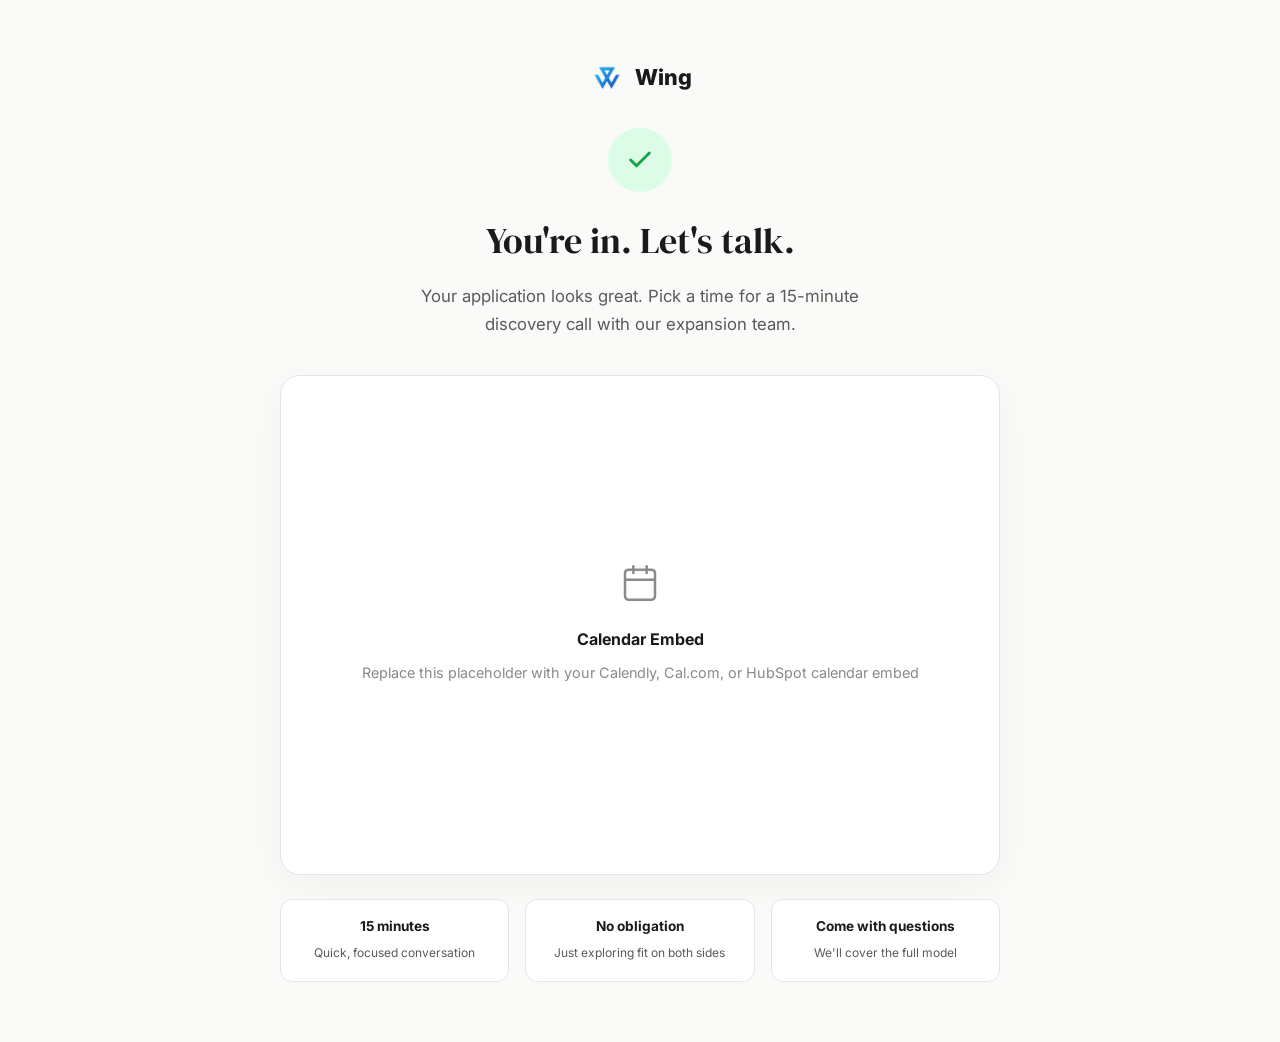
<file: book.html>
<!DOCTYPE html>
<html lang="en">
<head>
  <meta charset="UTF-8">
  <meta name="viewport" content="width=device-width, initial-scale=1.0">
  <title>Book Your Discovery Call — Wing Assistant</title>
  <meta name="description" content="Book a 15-minute discovery call with the Wing expansion team.">
  <link rel="preconnect" href="https://fonts.googleapis.com">
  <link rel="preconnect" href="https://fonts.gstatic.com" crossorigin>
  <link href="https://fonts.googleapis.com/css2?family=Inter:wght@400;500;600;700;800;900&family=DM+Serif+Display:ital@0;1&display=swap" rel="stylesheet">
  <link rel="icon" type="image/webp" href="logo.webp">
  <link rel="stylesheet" href="styles.css">
</head>
<body>

  <!-- ═══ BOOK A CALL ═══ -->
  <section class="embed-page">
    <div class="embed-wrapper">
      <div class="embed-header fade-in">
        <a href="index.html" class="logo" style="justify-content:center; margin-bottom:32px;">
          <img src="logo.webp" alt="Wing" class="logo-img">
          Wing
        </a>
        <div class="check-circle" style="margin-bottom:20px;">
          <svg viewBox="0 0 24 24" fill="none" stroke="currentColor" stroke-width="2.5" stroke-linecap="round" stroke-linejoin="round"><polyline points="20 6 9 17 4 12"/></svg>
        </div>
        <h1>You're in. Let's talk.</h1>
        <p>Your application looks great. Pick a time for a 15-minute discovery call with our expansion team.</p>
      </div>

      <div class="embed-container fade-in">
        <!--
          ═══════════════════════════════════════
          PASTE YOUR CALENDAR EMBED CODE HERE

          Calendly example:
          <div class="calendly-inline-widget" data-url="https://calendly.com/wing-expansion/discovery" style="min-width:320px;height:700px;"></div>
          <script src="https://assets.calendly.com/assets/external/widget.js" async></script>

          Cal.com example:
          <cal-inline calLink="wing/discovery"></cal-inline>
          ═══════════════════════════════════════
        -->
        <div class="embed-placeholder">
          <svg width="40" height="40" viewBox="0 0 24 24" fill="none" stroke="currentColor" stroke-width="1.5" stroke-linecap="round" stroke-linejoin="round" style="color:var(--color-text-light); margin-bottom:16px;"><rect x="3" y="4" width="18" height="18" rx="2" ry="2"/><line x1="16" y1="2" x2="16" y2="6"/><line x1="8" y1="2" x2="8" y2="6"/><line x1="3" y1="10" x2="21" y2="10"/></svg>
          <strong>Calendar Embed</strong>
          <span>Replace this placeholder with your Calendly, Cal.com, or HubSpot calendar embed</span>
        </div>
      </div>

      <div class="embed-benefits fade-in">
        <div class="embed-benefit">
          <strong>15 minutes</strong>
          <span>Quick, focused conversation</span>
        </div>
        <div class="embed-benefit">
          <strong>No obligation</strong>
          <span>Just exploring fit on both sides</span>
        </div>
        <div class="embed-benefit">
          <strong>Come with questions</strong>
          <span>We'll cover the full model</span>
        </div>
      </div>
    </div>
  </section>

  <script src="main.js"></script>
</body>
</html>
</file>
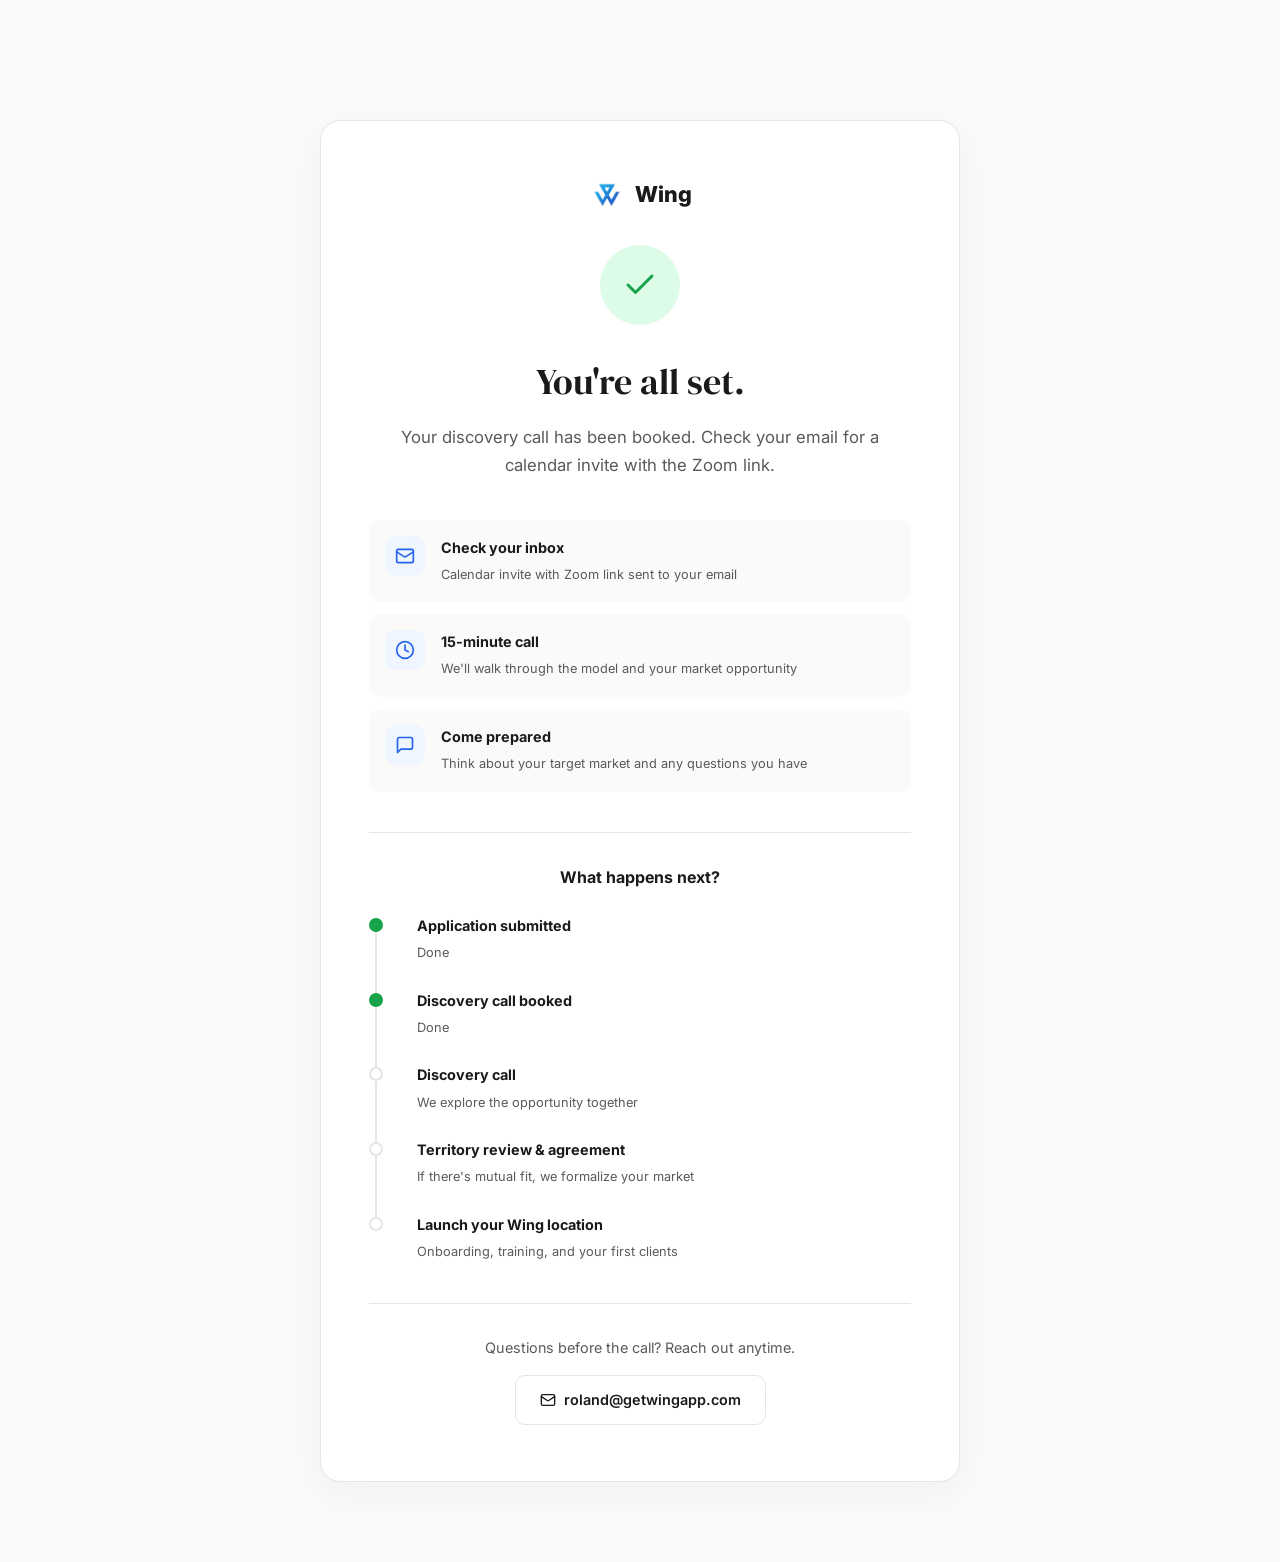
<file: confirmation.html>
<!DOCTYPE html>
<html lang="en">
<head>
  <meta charset="UTF-8">
  <meta name="viewport" content="width=device-width, initial-scale=1.0">
  <title>You're Confirmed — Wing Assistant</title>
  <meta name="description" content="Your discovery call is confirmed. We'll see you soon.">
  <link rel="preconnect" href="https://fonts.googleapis.com">
  <link rel="preconnect" href="https://fonts.gstatic.com" crossorigin>
  <link href="https://fonts.googleapis.com/css2?family=Inter:wght@400;500;600;700;800;900&family=DM+Serif+Display:ital@0;1&display=swap" rel="stylesheet">
  <link rel="icon" type="image/webp" href="logo.webp">
  <link rel="stylesheet" href="styles.css">
</head>
<body>

  <!-- ═══ CONFIRMATION ═══ -->
  <section class="confirm-page">
    <div class="confirm-wrapper">
      <div class="confirm-card fade-in">
        <a href="index.html" class="logo" style="justify-content:center; margin-bottom:32px;">
          <img src="logo.webp" alt="Wing" class="logo-img">
          Wing
        </a>

        <div class="confirm-icon">
          <svg viewBox="0 0 24 24" fill="none" stroke="currentColor" stroke-width="2" stroke-linecap="round" stroke-linejoin="round"><polyline points="20 6 9 17 4 12"/></svg>
        </div>
        <h1>You're all set.</h1>
        <p class="confirm-sub">Your discovery call has been booked. Check your email for a calendar invite with the Zoom link.</p>

        <div class="confirm-details">
          <div class="confirm-detail-item">
            <div class="confirm-detail-icon">
              <svg width="20" height="20" viewBox="0 0 24 24" fill="none" stroke="currentColor" stroke-width="2" stroke-linecap="round" stroke-linejoin="round"><rect x="2" y="4" width="20" height="16" rx="2"/><path d="M22 7L13.03 12.7a1.94 1.94 0 01-2.06 0L2 7"/></svg>
            </div>
            <div>
              <strong>Check your inbox</strong>
              <span>Calendar invite with Zoom link sent to your email</span>
            </div>
          </div>
          <div class="confirm-detail-item">
            <div class="confirm-detail-icon">
              <svg width="20" height="20" viewBox="0 0 24 24" fill="none" stroke="currentColor" stroke-width="2" stroke-linecap="round" stroke-linejoin="round"><circle cx="12" cy="12" r="10"/><polyline points="12 6 12 12 16 14"/></svg>
            </div>
            <div>
              <strong>15-minute call</strong>
              <span>We'll walk through the model and your market opportunity</span>
            </div>
          </div>
          <div class="confirm-detail-item">
            <div class="confirm-detail-icon">
              <svg width="20" height="20" viewBox="0 0 24 24" fill="none" stroke="currentColor" stroke-width="2" stroke-linecap="round" stroke-linejoin="round"><path d="M21 15a2 2 0 01-2 2H7l-4 4V5a2 2 0 012-2h14a2 2 0 012 2z"/></svg>
            </div>
            <div>
              <strong>Come prepared</strong>
              <span>Think about your target market and any questions you have</span>
            </div>
          </div>
        </div>

        <div class="confirm-next">
          <h3>What happens next?</h3>
          <div class="confirm-timeline">
            <div class="timeline-item">
              <div class="timeline-dot done"></div>
              <div class="timeline-content">
                <strong>Application submitted</strong>
                <span>Done</span>
              </div>
            </div>
            <div class="timeline-item">
              <div class="timeline-dot done"></div>
              <div class="timeline-content">
                <strong>Discovery call booked</strong>
                <span>Done</span>
              </div>
            </div>
            <div class="timeline-item">
              <div class="timeline-dot upcoming"></div>
              <div class="timeline-content">
                <strong>Discovery call</strong>
                <span>We explore the opportunity together</span>
              </div>
            </div>
            <div class="timeline-item">
              <div class="timeline-dot upcoming"></div>
              <div class="timeline-content">
                <strong>Territory review &amp; agreement</strong>
                <span>If there's mutual fit, we formalize your market</span>
              </div>
            </div>
            <div class="timeline-item">
              <div class="timeline-dot upcoming"></div>
              <div class="timeline-content">
                <strong>Launch your Wing location</strong>
                <span>Onboarding, training, and your first clients</span>
              </div>
            </div>
          </div>
        </div>

        <div class="confirm-contact">
          <p>Questions before the call? Reach out anytime.</p>
          <a href="mailto:roland@getwingapp.com" class="btn-secondary">
            <svg width="16" height="16" viewBox="0 0 24 24" fill="none" stroke="currentColor" stroke-width="2" stroke-linecap="round" stroke-linejoin="round"><rect x="2" y="4" width="20" height="16" rx="2"/><path d="M22 7L13.03 12.7a1.94 1.94 0 01-2.06 0L2 7"/></svg>
            roland@getwingapp.com
          </a>
        </div>
      </div>
    </div>
  </section>

  <script src="main.js"></script>
</body>
</html>
</file>
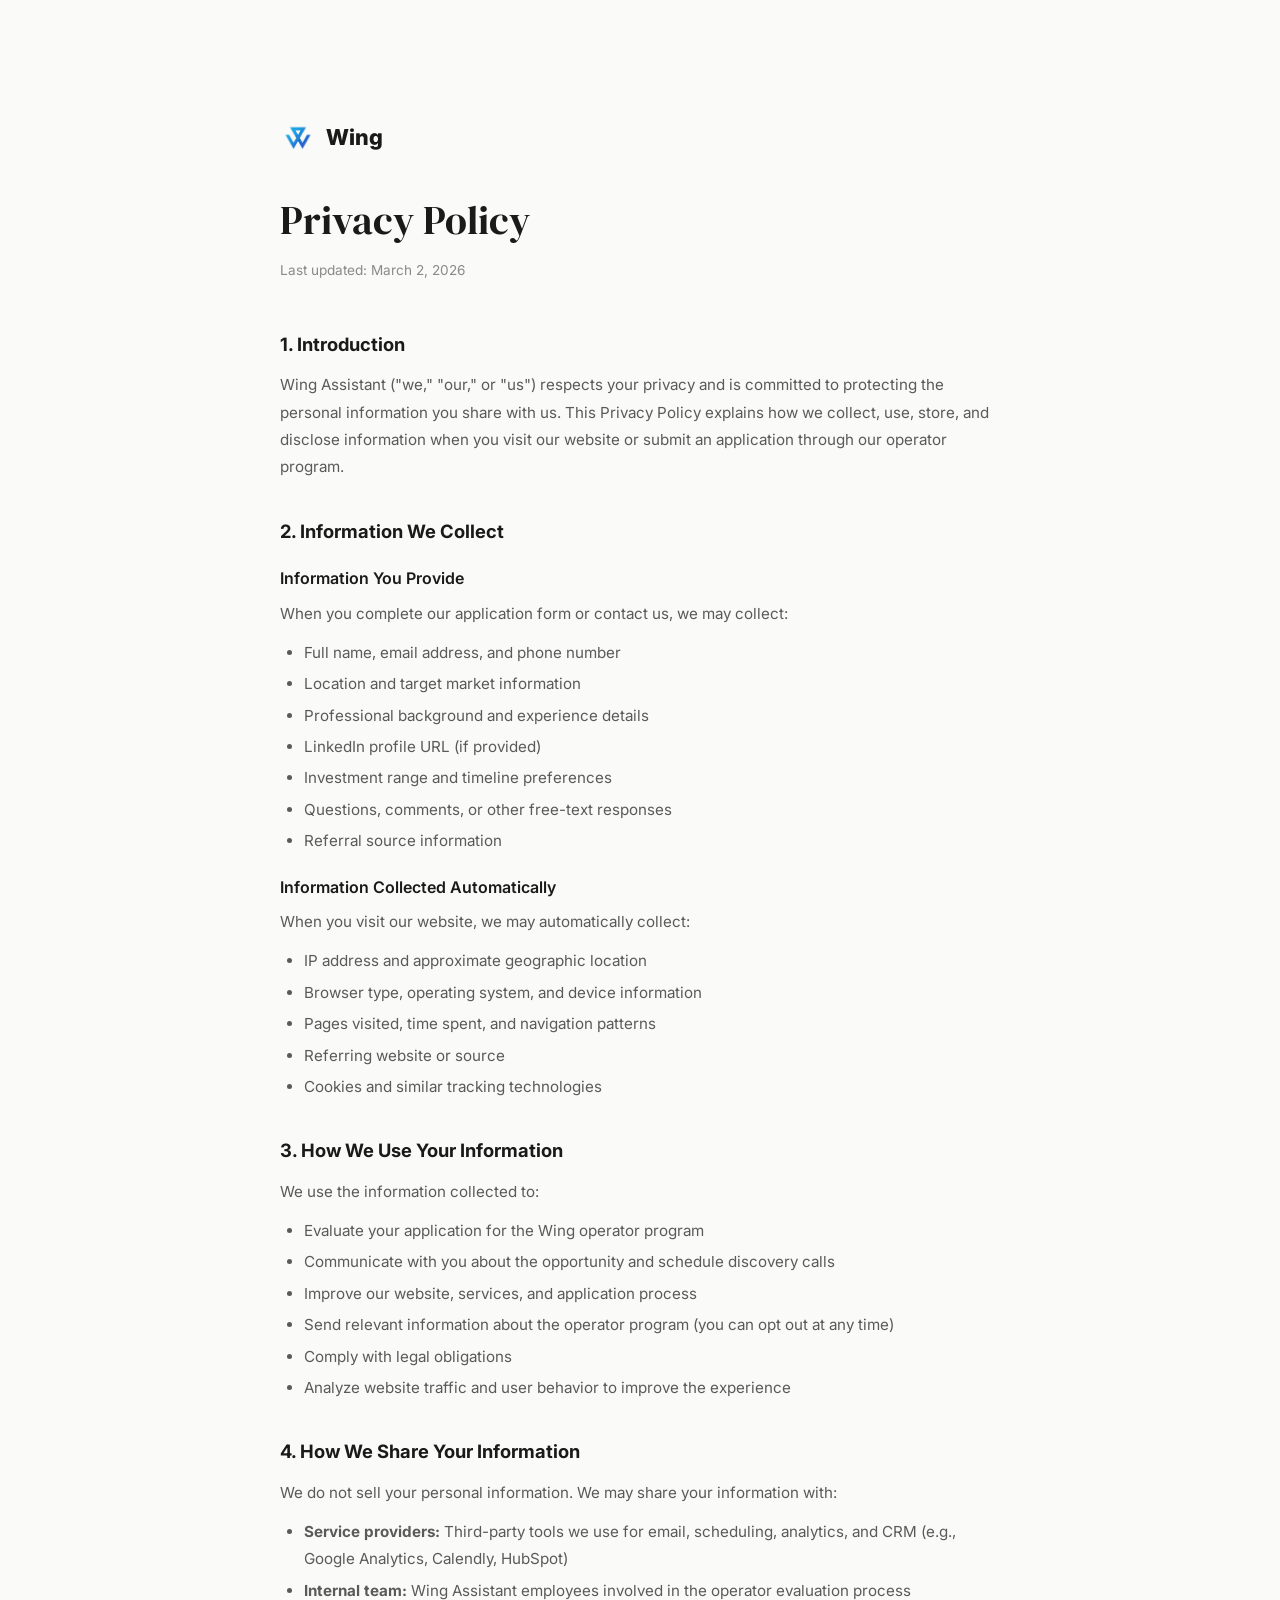
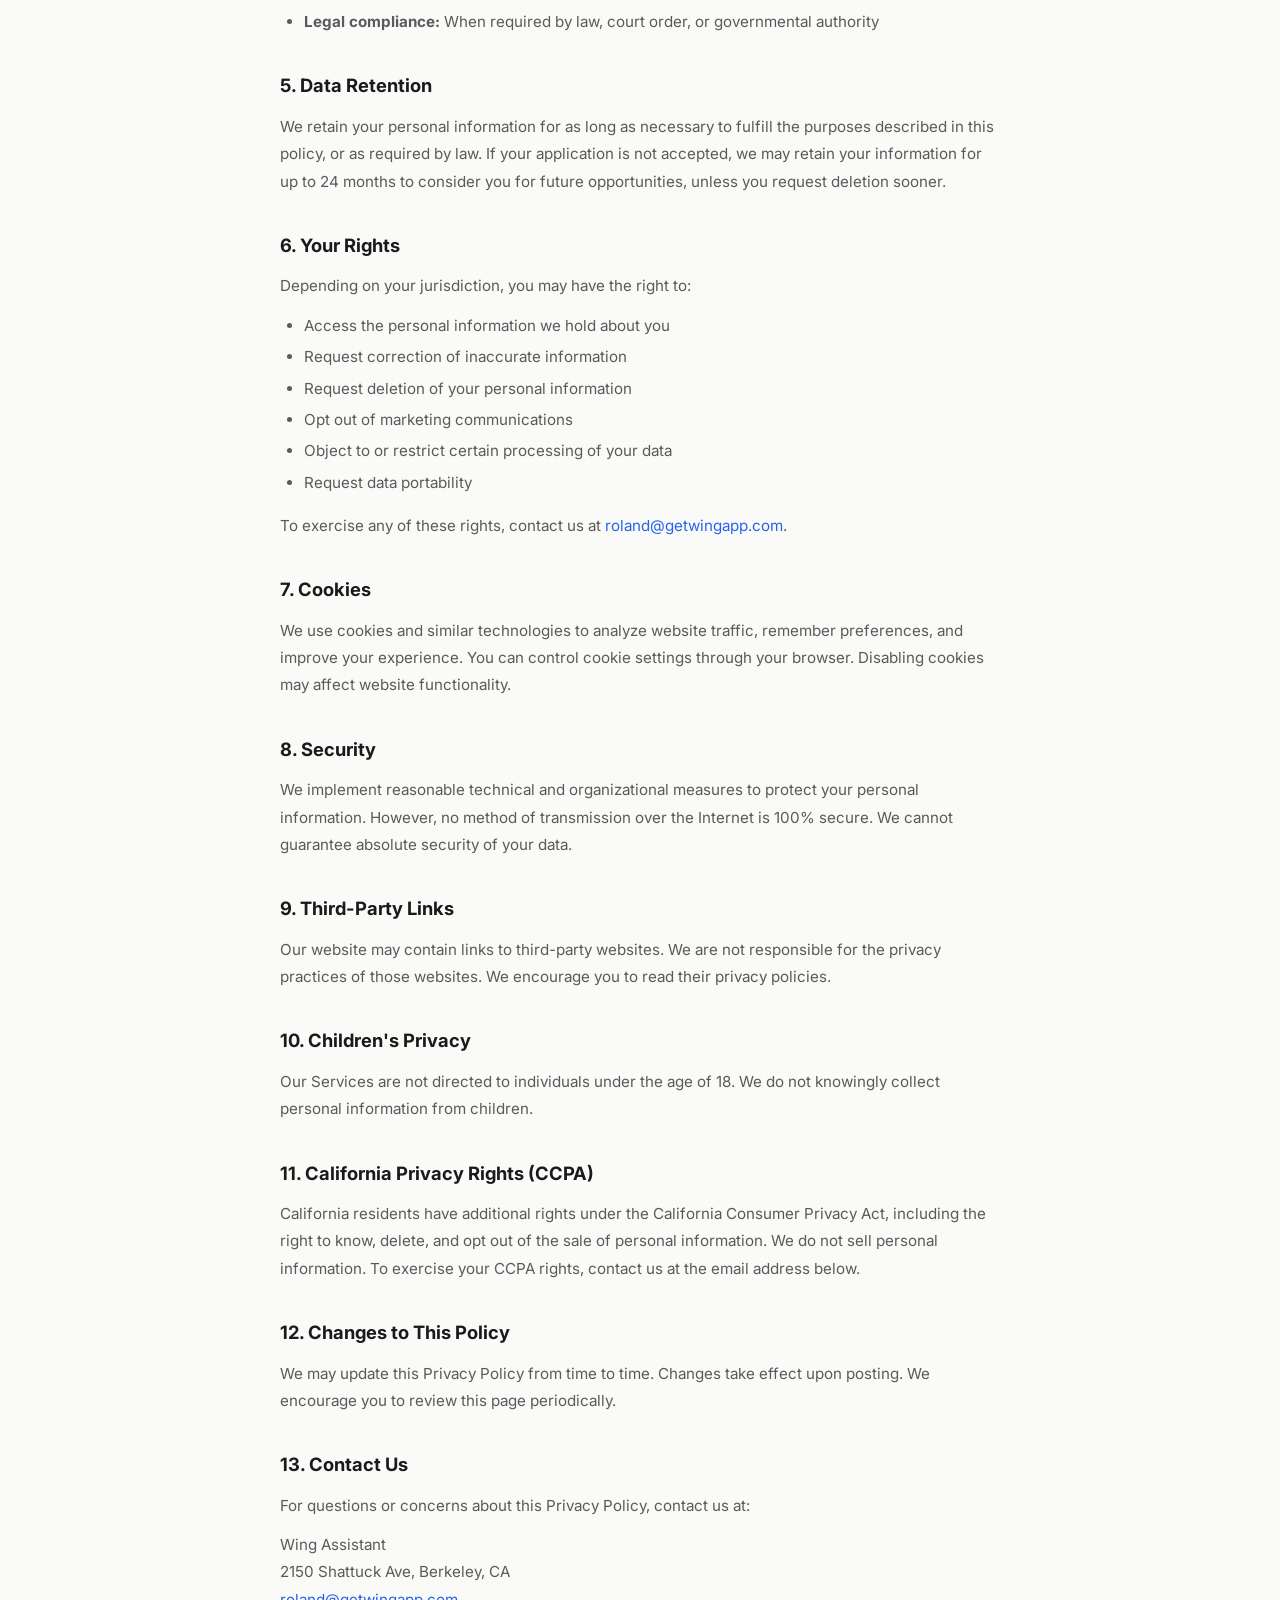
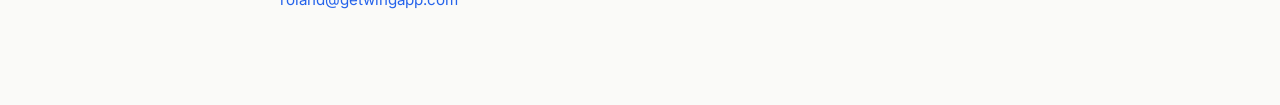
<file: privacy.html>
<!DOCTYPE html>
<html lang="en">
<head>
  <meta charset="UTF-8">
  <meta name="viewport" content="width=device-width, initial-scale=1.0">
  <title>Privacy Policy — Wing Assistant</title>
  <link rel="preconnect" href="https://fonts.googleapis.com">
  <link rel="preconnect" href="https://fonts.gstatic.com" crossorigin>
  <link href="https://fonts.googleapis.com/css2?family=Inter:wght@400;500;600;700;800;900&family=DM+Serif+Display:ital@0;1&display=swap" rel="stylesheet">
  <link rel="icon" type="image/webp" href="logo.webp">
  <link rel="stylesheet" href="styles.css">
</head>
<body>

  <section class="legal-page">
    <div class="legal-wrapper">
      <a href="index.html" class="logo" style="margin-bottom:32px;">
        <img src="logo.webp" alt="Wing" class="logo-img">
        Wing
      </a>
      <h1>Privacy Policy</h1>
      <p class="legal-updated">Last updated: March 2, 2026</p>

      <div class="legal-content">
        <h2>1. Introduction</h2>
        <p>Wing Assistant ("we," "our," or "us") respects your privacy and is committed to protecting the personal information you share with us. This Privacy Policy explains how we collect, use, store, and disclose information when you visit our website or submit an application through our operator program.</p>

        <h2>2. Information We Collect</h2>
        <h3>Information You Provide</h3>
        <p>When you complete our application form or contact us, we may collect:</p>
        <ul>
          <li>Full name, email address, and phone number</li>
          <li>Location and target market information</li>
          <li>Professional background and experience details</li>
          <li>LinkedIn profile URL (if provided)</li>
          <li>Investment range and timeline preferences</li>
          <li>Questions, comments, or other free-text responses</li>
          <li>Referral source information</li>
        </ul>

        <h3>Information Collected Automatically</h3>
        <p>When you visit our website, we may automatically collect:</p>
        <ul>
          <li>IP address and approximate geographic location</li>
          <li>Browser type, operating system, and device information</li>
          <li>Pages visited, time spent, and navigation patterns</li>
          <li>Referring website or source</li>
          <li>Cookies and similar tracking technologies</li>
        </ul>

        <h2>3. How We Use Your Information</h2>
        <p>We use the information collected to:</p>
        <ul>
          <li>Evaluate your application for the Wing operator program</li>
          <li>Communicate with you about the opportunity and schedule discovery calls</li>
          <li>Improve our website, services, and application process</li>
          <li>Send relevant information about the operator program (you can opt out at any time)</li>
          <li>Comply with legal obligations</li>
          <li>Analyze website traffic and user behavior to improve the experience</li>
        </ul>

        <h2>4. How We Share Your Information</h2>
        <p>We do not sell your personal information. We may share your information with:</p>
        <ul>
          <li><strong>Service providers:</strong> Third-party tools we use for email, scheduling, analytics, and CRM (e.g., Google Analytics, Calendly, HubSpot)</li>
          <li><strong>Internal team:</strong> Wing Assistant employees involved in the operator evaluation process</li>
          <li><strong>Legal compliance:</strong> When required by law, court order, or governmental authority</li>
        </ul>

        <h2>5. Data Retention</h2>
        <p>We retain your personal information for as long as necessary to fulfill the purposes described in this policy, or as required by law. If your application is not accepted, we may retain your information for up to 24 months to consider you for future opportunities, unless you request deletion sooner.</p>

        <h2>6. Your Rights</h2>
        <p>Depending on your jurisdiction, you may have the right to:</p>
        <ul>
          <li>Access the personal information we hold about you</li>
          <li>Request correction of inaccurate information</li>
          <li>Request deletion of your personal information</li>
          <li>Opt out of marketing communications</li>
          <li>Object to or restrict certain processing of your data</li>
          <li>Request data portability</li>
        </ul>
        <p>To exercise any of these rights, contact us at <a href="mailto:roland@getwingapp.com">roland@getwingapp.com</a>.</p>

        <h2>7. Cookies</h2>
        <p>We use cookies and similar technologies to analyze website traffic, remember preferences, and improve your experience. You can control cookie settings through your browser. Disabling cookies may affect website functionality.</p>

        <h2>8. Security</h2>
        <p>We implement reasonable technical and organizational measures to protect your personal information. However, no method of transmission over the Internet is 100% secure. We cannot guarantee absolute security of your data.</p>

        <h2>9. Third-Party Links</h2>
        <p>Our website may contain links to third-party websites. We are not responsible for the privacy practices of those websites. We encourage you to read their privacy policies.</p>

        <h2>10. Children's Privacy</h2>
        <p>Our Services are not directed to individuals under the age of 18. We do not knowingly collect personal information from children.</p>

        <h2>11. California Privacy Rights (CCPA)</h2>
        <p>California residents have additional rights under the California Consumer Privacy Act, including the right to know, delete, and opt out of the sale of personal information. We do not sell personal information. To exercise your CCPA rights, contact us at the email address below.</p>

        <h2>12. Changes to This Policy</h2>
        <p>We may update this Privacy Policy from time to time. Changes take effect upon posting. We encourage you to review this page periodically.</p>

        <h2>13. Contact Us</h2>
        <p>For questions or concerns about this Privacy Policy, contact us at:</p>
        <p>
          Wing Assistant<br>
          2150 Shattuck Ave, Berkeley, CA<br>
          <a href="mailto:roland@getwingapp.com">roland@getwingapp.com</a>
        </p>
      </div>
    </div>
  </section>

  <script src="main.js"></script>
</body>
</html>
</file>
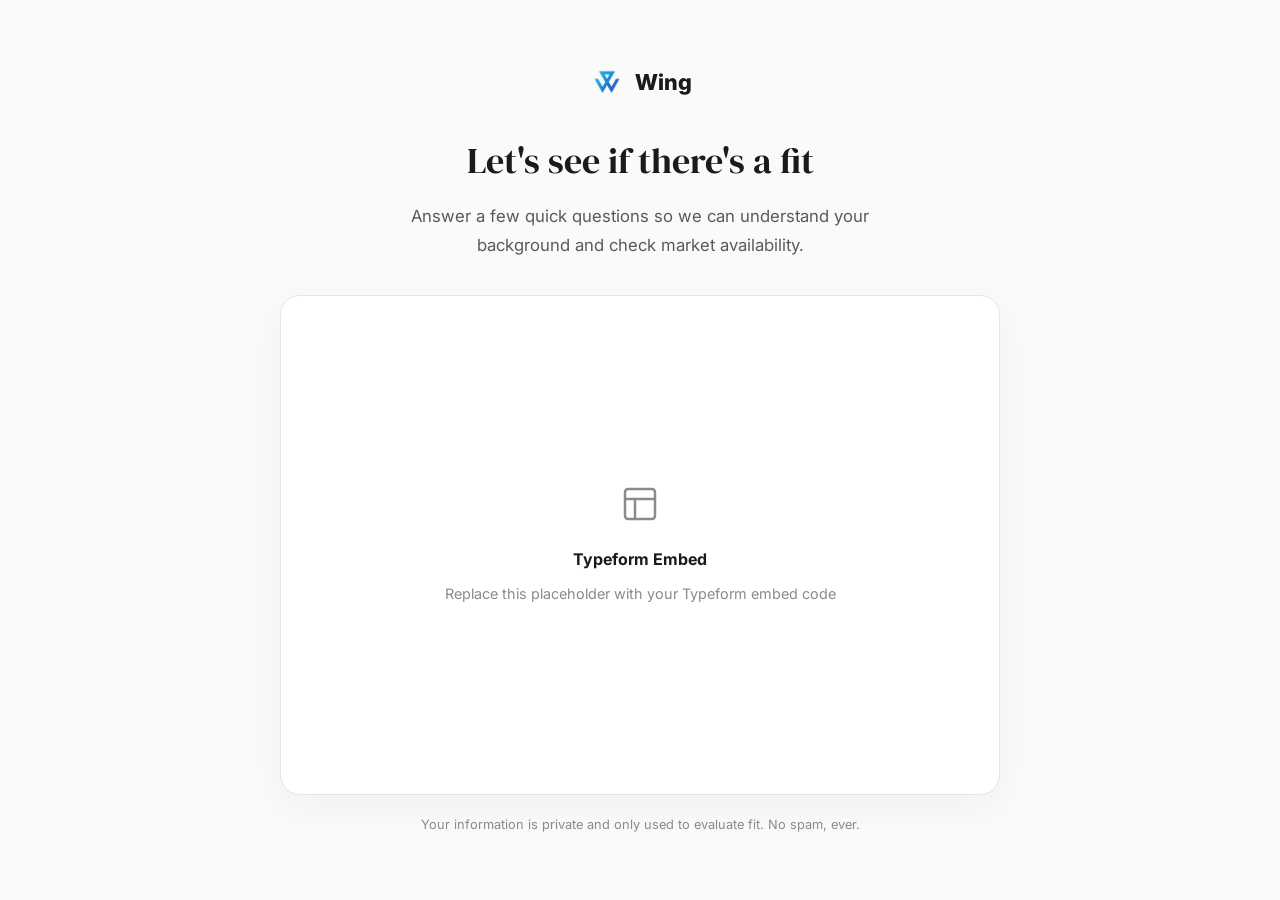
<file: qualify.html>
<!DOCTYPE html>
<html lang="en">
<head>
  <meta charset="UTF-8">
  <meta name="viewport" content="width=device-width, initial-scale=1.0">
  <title>Apply — Wing Assistant Location Opportunity</title>
  <meta name="description" content="See if you qualify to open a Wing Assistant location in your market.">
  <link rel="preconnect" href="https://fonts.googleapis.com">
  <link rel="preconnect" href="https://fonts.gstatic.com" crossorigin>
  <link href="https://fonts.googleapis.com/css2?family=Inter:wght@400;500;600;700;800;900&family=DM+Serif+Display:ital@0;1&display=swap" rel="stylesheet">
  <link rel="icon" type="image/webp" href="logo.webp">
  <link rel="stylesheet" href="styles.css">
</head>
<body>

  <!-- ═══ QUALIFICATION PAGE ═══ -->
  <section class="embed-page">
    <div class="embed-wrapper">
      <div class="embed-header fade-in">
        <a href="index.html" class="logo" style="justify-content:center; margin-bottom:32px;">
          <img src="logo.webp" alt="Wing" class="logo-img">
          Wing
        </a>
        <h1>Let's see if there's a fit</h1>
        <p>Answer a few quick questions so we can understand your background and check market availability.</p>
      </div>

      <div class="embed-container fade-in">
        <!--
          ═══════════════════════════════════════
          PASTE YOUR TYPEFORM EMBED CODE HERE

          Example:
          <div data-tf-live="YOUR_FORM_ID"></div>
          <script src="//embed.typeform.com/next/embed.js"></script>
          ═══════════════════════════════════════
        -->
        <div class="embed-placeholder">
          <svg width="40" height="40" viewBox="0 0 24 24" fill="none" stroke="currentColor" stroke-width="1.5" stroke-linecap="round" stroke-linejoin="round" style="color:var(--color-text-light); margin-bottom:16px;"><rect x="3" y="3" width="18" height="18" rx="2"/><path d="M3 9h18"/><path d="M9 21V9"/></svg>
          <strong>Typeform Embed</strong>
          <span>Replace this placeholder with your Typeform embed code</span>
        </div>
      </div>

      <div class="embed-footer fade-in">
        Your information is private and only used to evaluate fit. No spam, ever.
      </div>
    </div>
  </section>

  <script src="main.js"></script>
</body>
</html>
</file>
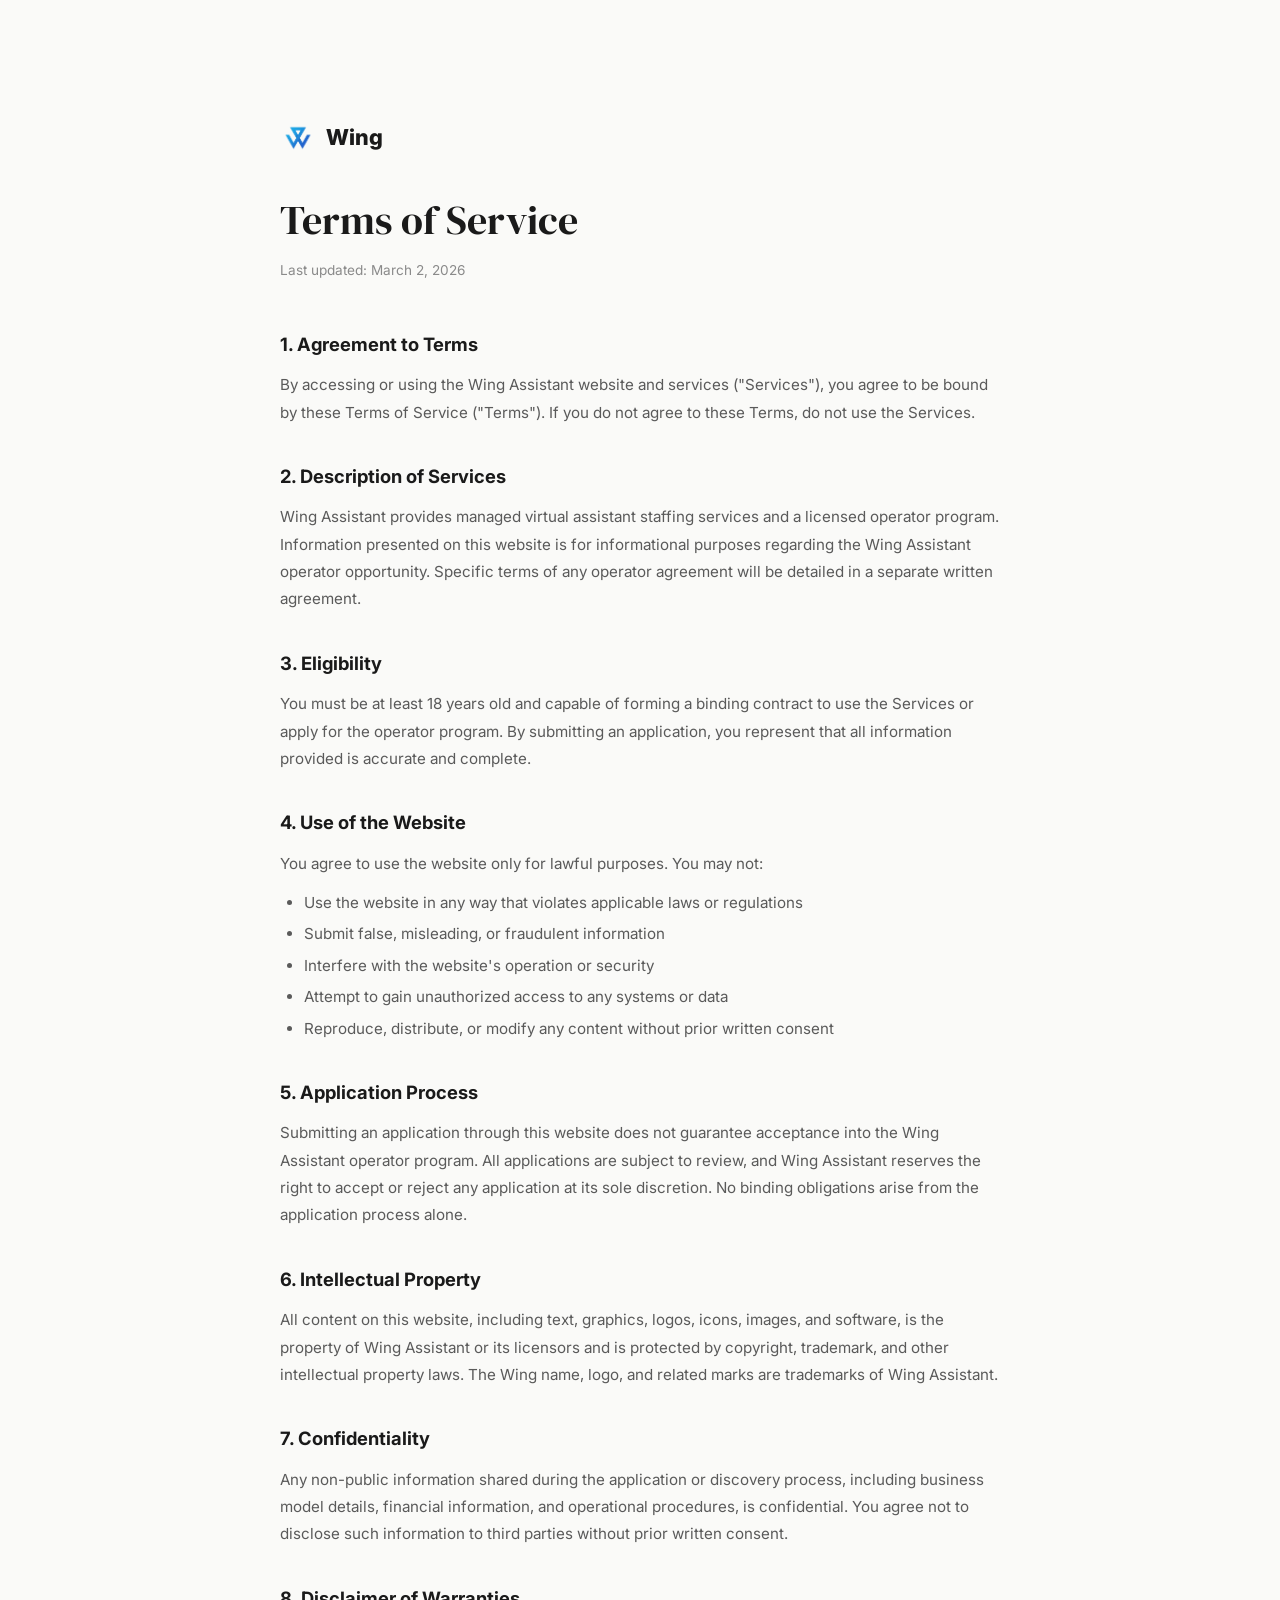
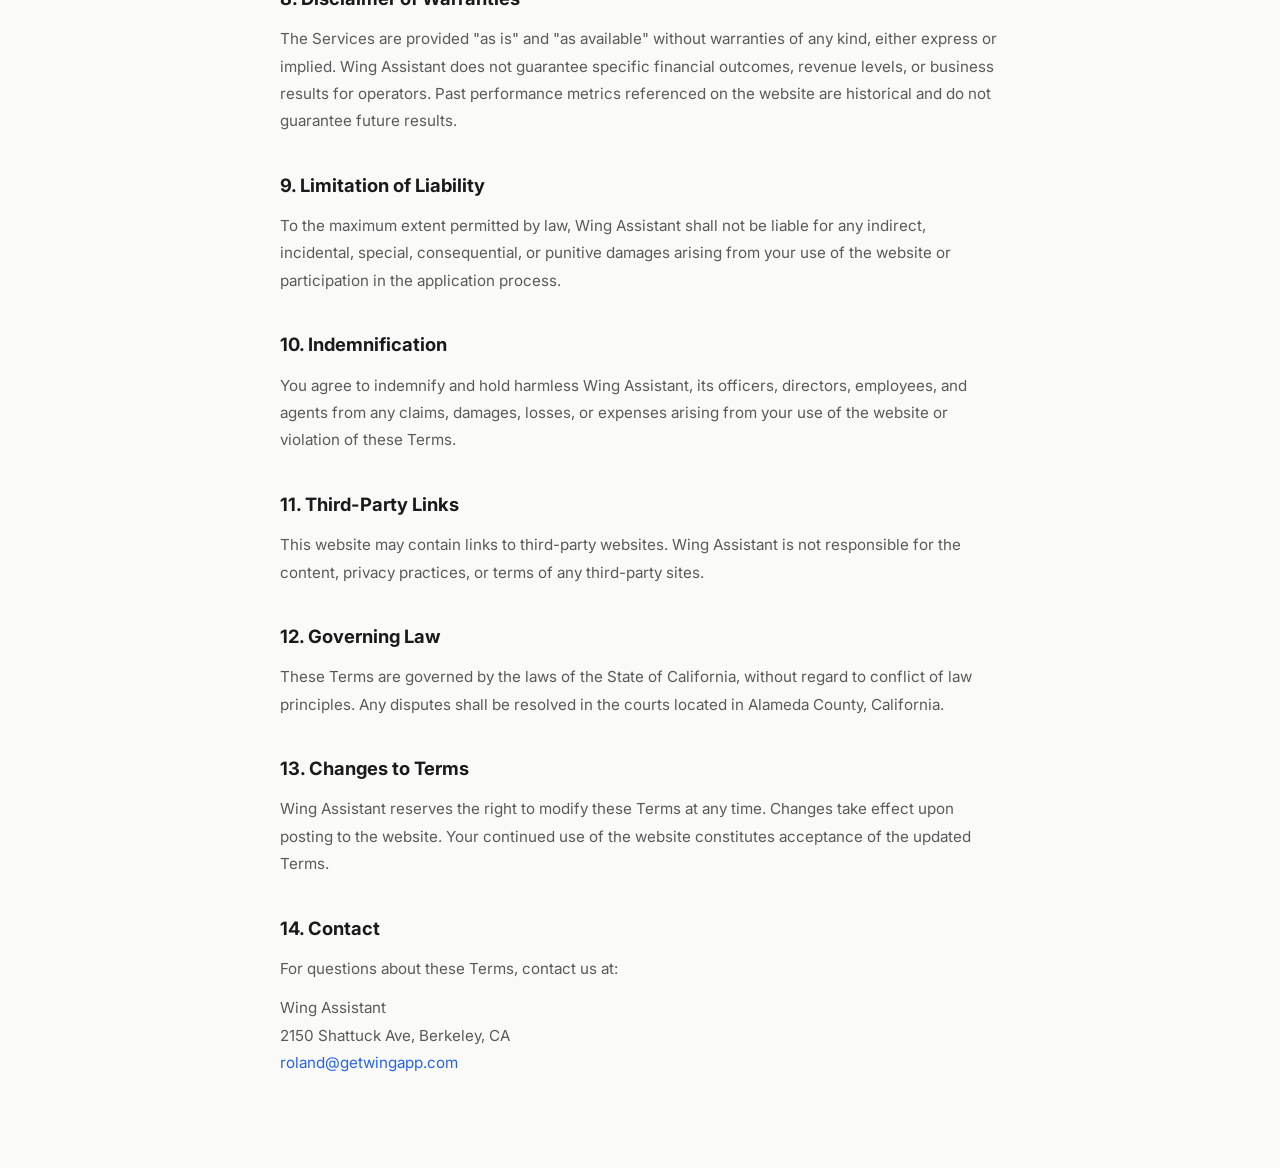
<file: terms.html>
<!DOCTYPE html>
<html lang="en">
<head>
  <meta charset="UTF-8">
  <meta name="viewport" content="width=device-width, initial-scale=1.0">
  <title>Terms of Service — Wing Assistant</title>
  <link rel="preconnect" href="https://fonts.googleapis.com">
  <link rel="preconnect" href="https://fonts.gstatic.com" crossorigin>
  <link href="https://fonts.googleapis.com/css2?family=Inter:wght@400;500;600;700;800;900&family=DM+Serif+Display:ital@0;1&display=swap" rel="stylesheet">
  <link rel="icon" type="image/webp" href="logo.webp">
  <link rel="stylesheet" href="styles.css">
</head>
<body>

  <section class="legal-page">
    <div class="legal-wrapper">
      <a href="index.html" class="logo" style="margin-bottom:32px;">
        <img src="logo.webp" alt="Wing" class="logo-img">
        Wing
      </a>
      <h1>Terms of Service</h1>
      <p class="legal-updated">Last updated: March 2, 2026</p>

      <div class="legal-content">
        <h2>1. Agreement to Terms</h2>
        <p>By accessing or using the Wing Assistant website and services ("Services"), you agree to be bound by these Terms of Service ("Terms"). If you do not agree to these Terms, do not use the Services.</p>

        <h2>2. Description of Services</h2>
        <p>Wing Assistant provides managed virtual assistant staffing services and a licensed operator program. Information presented on this website is for informational purposes regarding the Wing Assistant operator opportunity. Specific terms of any operator agreement will be detailed in a separate written agreement.</p>

        <h2>3. Eligibility</h2>
        <p>You must be at least 18 years old and capable of forming a binding contract to use the Services or apply for the operator program. By submitting an application, you represent that all information provided is accurate and complete.</p>

        <h2>4. Use of the Website</h2>
        <p>You agree to use the website only for lawful purposes. You may not:</p>
        <ul>
          <li>Use the website in any way that violates applicable laws or regulations</li>
          <li>Submit false, misleading, or fraudulent information</li>
          <li>Interfere with the website's operation or security</li>
          <li>Attempt to gain unauthorized access to any systems or data</li>
          <li>Reproduce, distribute, or modify any content without prior written consent</li>
        </ul>

        <h2>5. Application Process</h2>
        <p>Submitting an application through this website does not guarantee acceptance into the Wing Assistant operator program. All applications are subject to review, and Wing Assistant reserves the right to accept or reject any application at its sole discretion. No binding obligations arise from the application process alone.</p>

        <h2>6. Intellectual Property</h2>
        <p>All content on this website, including text, graphics, logos, icons, images, and software, is the property of Wing Assistant or its licensors and is protected by copyright, trademark, and other intellectual property laws. The Wing name, logo, and related marks are trademarks of Wing Assistant.</p>

        <h2>7. Confidentiality</h2>
        <p>Any non-public information shared during the application or discovery process, including business model details, financial information, and operational procedures, is confidential. You agree not to disclose such information to third parties without prior written consent.</p>

        <h2>8. Disclaimer of Warranties</h2>
        <p>The Services are provided "as is" and "as available" without warranties of any kind, either express or implied. Wing Assistant does not guarantee specific financial outcomes, revenue levels, or business results for operators. Past performance metrics referenced on the website are historical and do not guarantee future results.</p>

        <h2>9. Limitation of Liability</h2>
        <p>To the maximum extent permitted by law, Wing Assistant shall not be liable for any indirect, incidental, special, consequential, or punitive damages arising from your use of the website or participation in the application process.</p>

        <h2>10. Indemnification</h2>
        <p>You agree to indemnify and hold harmless Wing Assistant, its officers, directors, employees, and agents from any claims, damages, losses, or expenses arising from your use of the website or violation of these Terms.</p>

        <h2>11. Third-Party Links</h2>
        <p>This website may contain links to third-party websites. Wing Assistant is not responsible for the content, privacy practices, or terms of any third-party sites.</p>

        <h2>12. Governing Law</h2>
        <p>These Terms are governed by the laws of the State of California, without regard to conflict of law principles. Any disputes shall be resolved in the courts located in Alameda County, California.</p>

        <h2>13. Changes to Terms</h2>
        <p>Wing Assistant reserves the right to modify these Terms at any time. Changes take effect upon posting to the website. Your continued use of the website constitutes acceptance of the updated Terms.</p>

        <h2>14. Contact</h2>
        <p>For questions about these Terms, contact us at:</p>
        <p>
          Wing Assistant<br>
          2150 Shattuck Ave, Berkeley, CA<br>
          <a href="mailto:roland@getwingapp.com">roland@getwingapp.com</a>
        </p>
      </div>
    </div>
  </section>

  <script src="main.js"></script>
</body>
</html>
</file>
<file: styles.css>
/* ═══════════════════════════════════════════════
   WING ASSISTANT — FRANCHISE FUNNEL STYLES
   ═══════════════════════════════════════════════ */

*, *::before, *::after { margin: 0; padding: 0; box-sizing: border-box; }

:root {
  --color-bg: #FAFAF8;
  --color-surface: #FFFFFF;
  --color-dark: #0B1120;
  --color-dark-muted: #151D2E;
  --color-text: #1A1A1A;
  --color-text-secondary: #5A5A5A;
  --color-text-light: #8A8A8A;
  --color-accent: #2563EB;
  --color-accent-hover: #1D4FD8;
  --color-accent-light: #EFF6FF;
  --color-border: #E5E5E5;
  --color-green: #16A34A;
  --color-green-light: #DCFCE7;
  --color-amber: #F59E0B;
  --font-body: 'Inter', -apple-system, BlinkMacSystemFont, sans-serif;
  --font-display: 'DM Serif Display', Georgia, serif;
  --max-width: 1200px;
  --section-padding: 120px 24px;
}

html { scroll-behavior: smooth; font-size: 16px; }
body {
  font-family: var(--font-body);
  color: var(--color-text);
  background: var(--color-bg);
  line-height: 1.6;
  -webkit-font-smoothing: antialiased;
}

.container { max-width: var(--max-width); margin: 0 auto; }

/* ─── HEADER ─── */
.header {
  position: fixed;
  top: 0;
  left: 0;
  right: 0;
  z-index: 100;
  padding: 0 24px;
  transition: all 0.3s ease;
}
.header.scrolled {
  background: rgba(255,255,255,0.92);
  backdrop-filter: blur(20px);
  border-bottom: 1px solid var(--color-border);
}
.header-inner {
  max-width: var(--max-width);
  margin: 0 auto;
  display: flex;
  align-items: center;
  justify-content: space-between;
  height: 72px;
}
.logo {
  font-weight: 800;
  font-size: 1.375rem;
  color: var(--color-text);
  text-decoration: none;
  display: flex;
  align-items: center;
  gap: 10px;
}
.logo-img {
  width: 36px;
  height: 36px;
  object-fit: contain;
}
.nav { display: flex; align-items: center; gap: 36px; }
.nav a {
  font-size: 0.9rem;
  font-weight: 500;
  color: var(--color-text-secondary);
  text-decoration: none;
  transition: color 0.2s;
}
.nav a:hover { color: var(--color-text); }
.header-actions { display: flex; align-items: center; gap: 16px; }

/* ─── BUTTONS ─── */
.btn-primary {
  display: inline-flex;
  align-items: center;
  gap: 8px;
  font-size: 0.9rem;
  font-weight: 600;
  color: #fff;
  background: var(--color-accent);
  border: none;
  border-radius: 10px;
  padding: 12px 24px;
  cursor: pointer;
  text-decoration: none;
  font-family: var(--font-body);
  transition: all 0.2s;
}
.btn-primary:hover {
  background: var(--color-accent-hover);
  transform: translateY(-1px);
  box-shadow: 0 4px 16px rgba(37,99,235,0.3);
}
.btn-secondary {
  display: inline-flex;
  align-items: center;
  gap: 8px;
  font-size: 0.9rem;
  font-weight: 600;
  color: var(--color-text);
  background: var(--color-surface);
  border: 1.5px solid var(--color-border);
  border-radius: 10px;
  padding: 12px 24px;
  cursor: pointer;
  text-decoration: none;
  font-family: var(--font-body);
  transition: all 0.2s;
}
.btn-secondary:hover {
  border-color: var(--color-text);
  transform: translateY(-1px);
}
.btn-large { padding: 16px 32px; font-size: 1rem; border-radius: 12px; }
.btn-full { width: 100%; justify-content: center; }

/* ─── MOBILE NAV ─── */
.mobile-toggle {
  display: none;
  background: none;
  border: none;
  cursor: pointer;
  padding: 8px;
}
.mobile-toggle span {
  display: block;
  width: 24px;
  height: 2px;
  background: var(--color-text);
  margin: 5px 0;
  transition: 0.3s;
}

/* ─── HERO ─── */
.hero {
  padding: 160px 24px 100px;
  position: relative;
  overflow: hidden;
}
.hero::before {
  content: '';
  position: absolute;
  top: -200px;
  right: -200px;
  width: 700px;
  height: 700px;
  background: radial-gradient(circle, rgba(37,99,235,0.06) 0%, transparent 70%);
  pointer-events: none;
}
.hero .container {
  display: grid;
  grid-template-columns: 1fr 1fr;
  gap: 80px;
  align-items: center;
}
.hero-content { position: relative; z-index: 2; }
.hero-badge {
  display: inline-flex;
  align-items: center;
  gap: 8px;
  background: var(--color-accent-light);
  color: var(--color-accent);
  font-size: 0.8rem;
  font-weight: 600;
  padding: 6px 14px;
  border-radius: 100px;
  margin-bottom: 28px;
  letter-spacing: 0.02em;
}
.hero-badge span { font-size: 0.7rem; }
.hero h1 {
  font-family: var(--font-display);
  font-size: 3.25rem;
  font-weight: 400;
  line-height: 1.15;
  letter-spacing: -0.01em;
  color: var(--color-text);
  margin-bottom: 24px;
}
.hero h1 em {
  font-style: italic;
  color: var(--color-accent);
}
.hero-sub {
  font-size: 1.15rem;
  line-height: 1.7;
  color: var(--color-text-secondary);
  margin-bottom: 40px;
  max-width: 520px;
}
.hero-ctas { display: flex; gap: 16px; flex-wrap: wrap; }
.hero-microcopy {
  font-size: 0.85rem;
  color: var(--color-text-light);
  margin-top: 12px;
}
.hero-proof { margin-top: 48px; padding-top: 32px; border-top: 1px solid var(--color-border); }
.hero-stat-row {
  display: flex;
  align-items: center;
  gap: 28px;
}
.hero-mini-stat strong {
  display: block;
  font-size: 1.4rem;
  font-weight: 800;
  color: var(--color-text);
  letter-spacing: -0.02em;
}
.hero-mini-stat span {
  font-size: 0.8rem;
  color: var(--color-text-light);
}
.hero-mini-divider {
  width: 1px;
  height: 36px;
  background: var(--color-border);
}
.hero-review-bar {
  margin-top: 28px;
  display: flex;
  align-items: center;
  gap: 16px;
  flex-wrap: wrap;
}
.hero-review-bar span {
  font-size: 0.8rem;
  color: var(--color-text-light);
  text-transform: uppercase;
  letter-spacing: 0.5px;
  white-space: nowrap;
}
.hero-review-logos {
  display: flex;
  align-items: center;
  gap: 20px;
}
.hero-review-logos img {
  height: 24px;
  width: auto;
  filter: grayscale(100%);
  opacity: 0.5;
  transition: all 0.3s ease;
}
.hero-review-logos img:hover {
  filter: grayscale(0%);
  opacity: 1;
}
.hero-visual { position: relative; z-index: 2; }
.hero-image {
  width: 100%;
  max-width: 560px;
  height: auto;
  display: block;
  margin: 0 auto;
}

/* Hero Card */
.hero-card {
  background: var(--color-dark);
  border-radius: 20px;
  padding: 32px;
  box-shadow: 0 24px 80px rgba(0,0,0,0.15);
  position: relative;
  color: #fff;
}
.hero-card-label {
  font-size: 0.75rem;
  font-weight: 600;
  letter-spacing: 0.08em;
  text-transform: uppercase;
  color: rgba(255,255,255,0.4);
  margin-bottom: 24px;
}
.hero-card-metrics {
  display: grid;
  grid-template-columns: repeat(3, 1fr);
  gap: 16px;
  margin-bottom: 28px;
}
.metric-item {
  background: rgba(255,255,255,0.06);
  border-radius: 12px;
  padding: 16px;
  text-align: center;
}
.metric-value {
  font-size: 1.75rem;
  font-weight: 800;
  letter-spacing: -0.02em;
}
.metric-value.green { color: #4ADE80; }
.metric-value.blue { color: #60A5FA; }
.metric-value.amber { color: #FBBF24; }
.metric-label {
  font-size: 0.7rem;
  color: rgba(255,255,255,0.45);
  margin-top: 4px;
}
.hero-card-chart { margin-bottom: 8px; }
.chart-label {
  font-size: 0.75rem;
  color: rgba(255,255,255,0.4);
  margin-bottom: 16px;
}
.chart-bars {
  display: flex;
  align-items: flex-end;
  gap: 8px;
  height: 100px;
}
.chart-bar {
  flex: 1;
  background: rgba(96,165,250,0.2);
  border-radius: 6px 6px 0 0;
  position: relative;
  transition: all 0.3s;
}
.chart-bar.active { background: #60A5FA; }
.chart-bar span {
  position: absolute;
  bottom: -20px;
  left: 50%;
  transform: translateX(-50%);
  font-size: 0.6rem;
  color: rgba(255,255,255,0.3);
}
.hero-card-float {
  position: absolute;
  bottom: -20px;
  right: -16px;
  background: var(--color-surface);
  border: 1px solid var(--color-border);
  border-radius: 14px;
  padding: 14px 18px;
  box-shadow: 0 12px 40px rgba(0,0,0,0.1);
  display: flex;
  align-items: center;
  gap: 10px;
  color: var(--color-text);
}
.float-icon {
  width: 36px;
  height: 36px;
  border-radius: 10px;
  background: var(--color-green-light);
  display: flex;
  align-items: center;
  justify-content: center;
}
.float-icon svg { width: 18px; height: 18px; color: var(--color-green); }
.float-text { font-size: 0.8rem; }
.float-text strong { display: block; font-size: 0.9rem; color: var(--color-green); }

/* ─── TRUST BAR ─── */
.trust-bar {
  padding: 60px 24px;
  border-top: 1px solid var(--color-border);
  border-bottom: 1px solid var(--color-border);
}
.trust-bar p {
  text-align: center;
  font-size: 0.8rem;
  font-weight: 600;
  letter-spacing: 0.1em;
  text-transform: uppercase;
  color: var(--color-text-light);
  margin-bottom: 32px;
}
.trust-logos {
  display: flex;
  align-items: center;
  justify-content: center;
  gap: 40px;
  flex-wrap: wrap;
}
.trust-logos img {
  height: 32px;
  width: auto;
  object-fit: contain;
  filter: grayscale(100%);
  opacity: 0.5;
  transition: all 0.3s;
}
.trust-logos img:hover {
  filter: grayscale(0%);
  opacity: 1;
}
.review-bar { border-top: none; }
.review-bar .trust-logos img { height: 28px; }

/* ─── SECTION HEADERS ─── */
.section-header {
  text-align: center;
  max-width: 640px;
  margin: 0 auto 64px;
}
.section-label {
  display: inline-block;
  font-size: 0.75rem;
  font-weight: 700;
  letter-spacing: 0.12em;
  text-transform: uppercase;
  color: var(--color-accent);
  margin-bottom: 16px;
}
.section-header h2 {
  font-family: var(--font-display);
  font-size: 2.75rem;
  font-weight: 400;
  line-height: 1.15;
  letter-spacing: -0.01em;
  margin-bottom: 16px;
}
.section-header p {
  font-size: 1.1rem;
  color: var(--color-text-secondary);
  line-height: 1.7;
}
.section-cta {
  text-align: center;
  margin-top: 48px;
}
.section-cta-sub {
  font-size: 0.85rem;
  color: var(--color-text-light);
  margin-top: 12px;
}

/* ─── OPPORTUNITY GRID ─── */
.opportunity { padding: var(--section-padding); }
.opp-grid {
  display: grid;
  grid-template-columns: repeat(2, 1fr);
  gap: 24px;
}
.opp-card {
  padding: 40px;
  border-radius: 20px;
  background: var(--color-surface);
  border: 1px solid var(--color-border);
  transition: all 0.3s;
}
.opp-card:hover {
  border-color: var(--color-accent);
  box-shadow: 0 8px 40px rgba(37,99,235,0.06);
  transform: translateY(-4px);
}
.opp-icon {
  width: 48px;
  height: 48px;
  border-radius: 14px;
  background: var(--color-accent-light);
  display: flex;
  align-items: center;
  justify-content: center;
  margin-bottom: 20px;
}
.opp-icon svg { width: 22px; height: 22px; color: var(--color-accent); }
.opp-card h3 { font-size: 1.15rem; font-weight: 700; margin-bottom: 10px; }
.opp-card p { font-size: 0.95rem; color: var(--color-text-secondary); line-height: 1.7; }

/* ─── MODEL SPLIT ─── */
.model {
  padding: var(--section-padding);
  background: var(--color-dark);
  color: #fff;
  position: relative;
  overflow: hidden;
}
.model::before {
  content: '';
  position: absolute;
  top: 0; left: 0; right: 0; bottom: 0;
  background:
    radial-gradient(ellipse 80% 60% at 20% 80%, rgba(37,99,235,0.1), transparent),
    radial-gradient(ellipse 60% 40% at 80% 20%, rgba(99,102,241,0.06), transparent);
  pointer-events: none;
}
.model .section-header h2 { color: #fff; }
.model .section-header p { color: rgba(255,255,255,0.6); }
.model .section-label { color: #60A5FA; }
.model-split {
  display: grid;
  grid-template-columns: 1fr 1fr;
  gap: 32px;
  position: relative;
  z-index: 1;
}
.model-col {
  padding: 40px;
  border-radius: 20px;
  background: rgba(255,255,255,0.04);
  border: 1px solid rgba(255,255,255,0.08);
}
.model-col-header {
  display: flex;
  align-items: center;
  gap: 10px;
  font-size: 1.1rem;
  font-weight: 700;
  margin-bottom: 28px;
  padding-bottom: 20px;
  border-bottom: 1px solid rgba(255,255,255,0.1);
}
.model-col-header.wing-side { color: #4ADE80; }
.model-col-header.wing-side svg { color: #4ADE80; }
.model-col-header.you-side { color: #60A5FA; }
.model-col-header.you-side svg { color: #60A5FA; }
.model-list { list-style: none; }
.model-list li {
  display: flex;
  align-items: flex-start;
  gap: 12px;
  padding: 10px 0;
  font-size: 0.95rem;
  color: rgba(255,255,255,0.75);
}
.model-list li svg { flex-shrink: 0; margin-top: 2px; }

/* ─── STEPS ─── */
.steps-section { padding: var(--section-padding); }
.steps-grid {
  display: grid;
  grid-template-columns: repeat(3, 1fr);
  gap: 32px;
}
.step-card {
  text-align: center;
  padding: 48px 32px;
  border-radius: 20px;
  background: var(--color-surface);
  border: 1px solid var(--color-border);
  transition: all 0.3s;
}
.step-card:hover {
  border-color: var(--color-accent);
  box-shadow: 0 8px 40px rgba(37,99,235,0.08);
  transform: translateY(-4px);
}
.step-number {
  width: 56px;
  height: 56px;
  border-radius: 16px;
  background: var(--color-accent-light);
  color: var(--color-accent);
  display: inline-flex;
  align-items: center;
  justify-content: center;
  font-size: 1.25rem;
  font-weight: 800;
  margin-bottom: 24px;
}
.step-card h3 { font-size: 1.2rem; font-weight: 700; margin-bottom: 12px; }
.step-card p { font-size: 0.95rem; color: var(--color-text-secondary); line-height: 1.7; }

/* ─── SOCIAL PROOF ─── */
.social-proof { padding: var(--section-padding); background: var(--color-bg); }
.stats-row {
  display: grid;
  grid-template-columns: repeat(4, 1fr);
  gap: 32px;
  margin-bottom: 80px;
}
.stat-item { text-align: center; }
.stat-number {
  font-size: 3rem;
  font-weight: 800;
  color: var(--color-accent);
  letter-spacing: -0.03em;
  line-height: 1;
  margin-bottom: 8px;
}
.stat-label { font-size: 0.9rem; color: var(--color-text-secondary); }
.testimonials-grid {
  display: grid;
  grid-template-columns: repeat(3, 1fr);
  gap: 24px;
  margin-bottom: 48px;
}
.testimonial-card {
  padding: 32px;
  border-radius: 16px;
  background: var(--color-surface);
  border: 1px solid var(--color-border);
  display: flex;
  flex-direction: column;
  justify-content: space-between;
}
.testimonial-card blockquote {
  font-size: 0.95rem;
  line-height: 1.75;
  color: var(--color-text);
  margin-bottom: 24px;
}
.testimonial-author {
  margin-top: auto;
}
.testimonial-name {
  font-weight: 800;
  font-size: 1rem;
  color: var(--color-dark);
}
.testimonial-company {
  font-size: 0.85rem;
  color: var(--color-text-light);
  margin-top: 2px;
}

/* Case Studies Bar */
.case-studies-bar {
  display: grid;
  grid-template-columns: repeat(3, 1fr);
  gap: 24px;
}
.case-study-item {
  padding: 24px;
  border-radius: 14px;
  background: var(--color-surface);
  border: 1px solid var(--color-border);
  text-align: center;
}
.case-study-item strong {
  display: block;
  font-size: 0.95rem;
  margin-bottom: 4px;
}
.case-study-item span {
  font-size: 0.85rem;
  color: var(--color-green);
  font-weight: 600;
}

/* ─── FAQ ─── */
.faq { padding: var(--section-padding); }
.faq-list { max-width: 720px; margin: 0 auto; }
.faq-item { border-bottom: 1px solid var(--color-border); }
.faq-question {
  display: flex;
  align-items: center;
  justify-content: space-between;
  width: 100%;
  padding: 24px 0;
  background: none;
  border: none;
  cursor: pointer;
  font-size: 1.05rem;
  font-weight: 600;
  color: var(--color-text);
  text-align: left;
  font-family: var(--font-body);
}
.faq-question:hover { color: var(--color-accent); }
.faq-icon {
  width: 28px;
  height: 28px;
  border-radius: 8px;
  background: var(--color-bg);
  display: flex;
  align-items: center;
  justify-content: center;
  flex-shrink: 0;
  transition: transform 0.3s;
}
.faq-item.active .faq-icon { transform: rotate(45deg); }
.faq-answer { max-height: 0; overflow: hidden; transition: max-height 0.3s ease; }
.faq-answer-inner {
  padding-bottom: 24px;
  font-size: 0.95rem;
  color: var(--color-text-secondary);
  line-height: 1.8;
}

/* ─── FINAL CTA ─── */
.final-cta {
  padding: var(--section-padding);
  background: var(--color-dark);
  text-align: center;
  position: relative;
  overflow: hidden;
}
.final-cta::before {
  content: '';
  position: absolute;
  top: -50%;
  left: 50%;
  transform: translateX(-50%);
  width: 1000px;
  height: 1000px;
  background: radial-gradient(circle, rgba(37,99,235,0.15) 0%, transparent 60%);
  pointer-events: none;
}
.final-cta .container { position: relative; z-index: 1; }
.final-cta h2 {
  font-family: var(--font-display);
  font-size: 3rem;
  font-weight: 400;
  color: #fff;
  margin-bottom: 16px;
}
.final-cta p {
  font-size: 1.15rem;
  color: rgba(255,255,255,0.6);
  margin-bottom: 40px;
  max-width: 520px;
  margin-left: auto;
  margin-right: auto;
}
.final-cta .btn-primary {
  background: #fff;
  color: var(--color-dark);
}
.final-cta .btn-primary:hover {
  background: #f0f0f0;
  box-shadow: 0 4px 16px rgba(255,255,255,0.2);
}
.final-cta-trust {
  margin-top: 32px;
  font-size: 0.85rem;
  color: rgba(255,255,255,0.4);
}

/* ─── FOOTER ─── */
.footer {
  padding: 80px 24px 40px;
  border-top: 1px solid var(--color-border);
}
.footer-grid {
  display: grid;
  grid-template-columns: 2fr 1fr 1fr;
  gap: 48px;
  margin-bottom: 64px;
}
.footer-brand p {
  font-size: 0.9rem;
  color: var(--color-text-secondary);
  line-height: 1.7;
  margin-top: 16px;
  max-width: 280px;
}
.footer-socials {
  display: flex;
  gap: 12px;
  margin-top: 20px;
}
.footer-socials a {
  width: 36px;
  height: 36px;
  border-radius: 10px;
  background: var(--color-bg);
  display: flex;
  align-items: center;
  justify-content: center;
  color: var(--color-text-secondary);
  text-decoration: none;
  transition: all 0.2s;
}
.footer-socials a:hover { background: var(--color-accent); color: #fff; }
.footer-col h4 {
  font-size: 0.8rem;
  font-weight: 700;
  letter-spacing: 0.1em;
  text-transform: uppercase;
  color: var(--color-text-light);
  margin-bottom: 20px;
}
.footer-col a {
  display: block;
  font-size: 0.9rem;
  color: var(--color-text-secondary);
  text-decoration: none;
  padding: 6px 0;
  transition: color 0.2s;
}
.footer-col a:hover { color: var(--color-text); }
.footer-bottom {
  padding-top: 32px;
  border-top: 1px solid var(--color-border);
  display: flex;
  align-items: center;
  justify-content: space-between;
}
.footer-bottom p { font-size: 0.8rem; color: var(--color-text-light); }
.footer-bottom-links { display: flex; gap: 24px; }
.footer-bottom-links a {
  font-size: 0.8rem;
  color: var(--color-text-light);
  text-decoration: none;
}
.footer-bottom-links a:hover { color: var(--color-text); }

/* ─── QUALIFY PAGE ─── */
.qualify-page {
  min-height: 100vh;
  display: flex;
  align-items: center;
  justify-content: center;
  padding: 120px 24px 80px;
  position: relative;
}
.qualify-page::before {
  content: '';
  position: absolute;
  top: -100px;
  right: -200px;
  width: 600px;
  height: 600px;
  background: radial-gradient(circle, rgba(37,99,235,0.05) 0%, transparent 70%);
  pointer-events: none;
}
.qualify-wrapper {
  max-width: 640px;
  width: 100%;
  position: relative;
  z-index: 1;
}
.qualify-header {
  text-align: center;
  margin-bottom: 48px;
}
.qualify-header h1 {
  font-family: var(--font-display);
  font-size: 2.5rem;
  font-weight: 400;
  margin-bottom: 12px;
}
.qualify-header p {
  font-size: 1.05rem;
  color: var(--color-text-secondary);
  line-height: 1.7;
}
.qualify-progress {
  display: flex;
  gap: 8px;
  margin-bottom: 40px;
}
.qualify-progress .bar {
  flex: 1;
  height: 4px;
  border-radius: 4px;
  background: var(--color-border);
  transition: background 0.3s;
}
.qualify-progress .bar.active { background: var(--color-accent); }
.qualify-progress .bar.done { background: var(--color-green); }
.qualify-card {
  background: var(--color-surface);
  border: 1px solid var(--color-border);
  border-radius: 20px;
  padding: 48px;
  box-shadow: 0 12px 40px rgba(0,0,0,0.04);
}
.qualify-step { display: none; }
.qualify-step.active { display: block; }
.qualify-step h3 {
  font-size: 1.2rem;
  font-weight: 700;
  margin-bottom: 8px;
}
.qualify-step > p {
  font-size: 0.9rem;
  color: var(--color-text-secondary);
  margin-bottom: 28px;
}
.form-group { margin-bottom: 20px; }
.form-group label {
  display: block;
  font-size: 0.85rem;
  font-weight: 600;
  margin-bottom: 8px;
  color: var(--color-text);
}
.form-group input,
.form-group select,
.form-group textarea {
  width: 100%;
  padding: 14px 16px;
  border: 1.5px solid var(--color-border);
  border-radius: 10px;
  font-size: 0.95rem;
  font-family: var(--font-body);
  color: var(--color-text);
  background: var(--color-bg);
  transition: border-color 0.2s;
  outline: none;
}
.form-group input:focus,
.form-group select:focus,
.form-group textarea:focus {
  border-color: var(--color-accent);
  box-shadow: 0 0 0 3px rgba(37,99,235,0.1);
}
.form-group textarea { resize: vertical; min-height: 100px; }
.form-group select { cursor: pointer; }
.option-grid {
  display: grid;
  grid-template-columns: 1fr 1fr;
  gap: 12px;
}
.option-card {
  padding: 16px;
  border: 1.5px solid var(--color-border);
  border-radius: 12px;
  cursor: pointer;
  transition: all 0.2s;
  text-align: center;
  font-size: 0.9rem;
  font-weight: 500;
  background: var(--color-bg);
}
.option-card:hover { border-color: var(--color-accent); background: var(--color-accent-light); }
.option-card.selected {
  border-color: var(--color-accent);
  background: var(--color-accent-light);
  color: var(--color-accent);
  font-weight: 700;
}
.form-nav {
  display: flex;
  justify-content: space-between;
  margin-top: 32px;
}
.btn-back {
  background: none;
  border: none;
  font-size: 0.9rem;
  font-weight: 600;
  color: var(--color-text-secondary);
  cursor: pointer;
  padding: 12px 0;
  font-family: var(--font-body);
}
.btn-back:hover { color: var(--color-text); }
.qualify-trust {
  text-align: center;
  margin-top: 24px;
  font-size: 0.8rem;
  color: var(--color-text-light);
}

/* ─── BOOK PAGE ─── */
.book-page {
  min-height: 100vh;
  display: flex;
  align-items: center;
  justify-content: center;
  padding: 120px 24px 80px;
}
.book-wrapper {
  max-width: 800px;
  width: 100%;
  text-align: center;
}
.book-header {
  margin-bottom: 48px;
}
.book-header .check-circle {
  width: 72px;
  height: 72px;
  border-radius: 50%;
  background: var(--color-green-light);
  display: inline-flex;
  align-items: center;
  justify-content: center;
  margin-bottom: 24px;
}
.book-header .check-circle svg { width: 32px; height: 32px; color: var(--color-green); }
.book-header h1 {
  font-family: var(--font-display);
  font-size: 2.5rem;
  font-weight: 400;
  margin-bottom: 12px;
}
.book-header p {
  font-size: 1.05rem;
  color: var(--color-text-secondary);
  max-width: 500px;
  margin: 0 auto;
  line-height: 1.7;
}
.book-embed {
  background: var(--color-surface);
  border: 1px solid var(--color-border);
  border-radius: 20px;
  padding: 48px;
  box-shadow: 0 12px 40px rgba(0,0,0,0.04);
  margin-bottom: 32px;
}
.book-embed h2 {
  font-size: 1.3rem;
  font-weight: 700;
  margin-bottom: 8px;
}
.book-embed p {
  font-size: 0.95rem;
  color: var(--color-text-secondary);
  margin-bottom: 32px;
}
.calendar-placeholder {
  background: var(--color-bg);
  border: 2px dashed var(--color-border);
  border-radius: 14px;
  padding: 80px 40px;
  text-align: center;
  color: var(--color-text-light);
  font-size: 0.95rem;
}
.calendar-placeholder strong {
  display: block;
  color: var(--color-text);
  margin-bottom: 8px;
  font-size: 1rem;
}
.book-benefits {
  display: grid;
  grid-template-columns: repeat(3, 1fr);
  gap: 20px;
}
.book-benefit {
  padding: 20px;
  border-radius: 14px;
  background: var(--color-surface);
  border: 1px solid var(--color-border);
}
.book-benefit strong {
  display: block;
  font-size: 0.9rem;
  margin-bottom: 4px;
}
.book-benefit span {
  font-size: 0.8rem;
  color: var(--color-text-secondary);
}

/* ─── VIDEO TESTIMONIALS ─── */
.video-testimonials {
  margin-top: 64px;
}
.video-section-title {
  font-size: 1.3rem;
  font-weight: 700;
  text-align: center;
  margin-bottom: 32px;
}
.video-carousel {
  position: relative;
  overflow: hidden;
}
.video-track {
  display: flex;
  gap: 24px;
  overflow-x: auto;
  scroll-behavior: smooth;
  scrollbar-width: none;
  -ms-overflow-style: none;
  padding: 4px;
}
.video-track::-webkit-scrollbar { display: none; }
.video-item {
  flex: 0 0 calc(33.333% - 16px);
  min-width: 300px;
}
.video-embed {
  position: relative;
  padding-bottom: 56.25%;
  height: 0;
  border-radius: 14px;
  overflow: hidden;
  background: var(--color-dark);
  box-shadow: 0 4px 20px rgba(0,0,0,0.08);
}
.video-embed iframe,
.video-embed img {
  position: absolute;
  top: 0;
  left: 0;
  width: 100%;
  height: 100%;
  border: none;
  object-fit: cover;
}
.video-thumbnail { cursor: pointer; }
.video-thumbnail .play-btn {
  position: absolute;
  top: 50%;
  left: 50%;
  transform: translate(-50%, -50%);
  width: 68px;
  height: 48px;
  background: none;
  border: none;
  cursor: pointer;
  z-index: 2;
  opacity: 0.85;
  transition: opacity 0.2s, transform 0.2s;
}
.video-thumbnail:hover .play-btn {
  opacity: 1;
  transform: translate(-50%, -50%) scale(1.1);
}
.video-thumbnail .play-btn svg { width: 100%; height: 100%; }
.video-nav {
  position: absolute;
  top: 50%;
  transform: translateY(-50%);
  width: 44px;
  height: 44px;
  border-radius: 50%;
  background: var(--color-surface);
  border: 1px solid var(--color-border);
  display: flex;
  align-items: center;
  justify-content: center;
  cursor: pointer;
  z-index: 2;
  box-shadow: 0 4px 12px rgba(0,0,0,0.08);
  transition: all 0.2s;
}
.video-nav:hover {
  background: var(--color-accent);
  color: #fff;
  border-color: var(--color-accent);
}
.video-nav:hover svg { stroke: #fff; }
.video-nav-prev { left: 8px; }
.video-nav-next { right: 8px; }

/* ─── CONFIRMATION PAGE ─── */
.confirm-page {
  min-height: 100vh;
  display: flex;
  align-items: center;
  justify-content: center;
  padding: 120px 24px 80px;
}
.confirm-wrapper {
  max-width: 640px;
  width: 100%;
}
.confirm-card {
  background: var(--color-surface);
  border: 1px solid var(--color-border);
  border-radius: 20px;
  padding: 56px 48px;
  box-shadow: 0 12px 40px rgba(0,0,0,0.04);
  text-align: center;
}
.confirm-icon {
  width: 80px;
  height: 80px;
  border-radius: 50%;
  background: var(--color-green-light);
  display: inline-flex;
  align-items: center;
  justify-content: center;
  margin-bottom: 28px;
}
.confirm-icon svg { width: 36px; height: 36px; color: var(--color-green); }
.confirm-card h1 {
  font-family: var(--font-display);
  font-size: 2.25rem;
  font-weight: 400;
  margin-bottom: 12px;
}
.confirm-sub {
  font-size: 1.05rem;
  color: var(--color-text-secondary);
  line-height: 1.7;
  margin-bottom: 40px;
}
.confirm-details {
  text-align: left;
  margin-bottom: 40px;
}
.confirm-detail-item {
  display: flex;
  align-items: flex-start;
  gap: 16px;
  padding: 16px;
  border-radius: 12px;
  background: var(--color-bg);
  margin-bottom: 12px;
}
.confirm-detail-icon {
  width: 40px;
  height: 40px;
  border-radius: 10px;
  background: var(--color-accent-light);
  display: flex;
  align-items: center;
  justify-content: center;
  flex-shrink: 0;
}
.confirm-detail-icon svg { color: var(--color-accent); }
.confirm-detail-item strong {
  display: block;
  font-size: 0.9rem;
  margin-bottom: 2px;
}
.confirm-detail-item span {
  font-size: 0.8rem;
  color: var(--color-text-secondary);
}
.confirm-next {
  text-align: left;
  margin-bottom: 40px;
  padding-top: 32px;
  border-top: 1px solid var(--color-border);
}
.confirm-next h3 {
  font-size: 1rem;
  font-weight: 700;
  margin-bottom: 24px;
  text-align: center;
}
.confirm-timeline {
  position: relative;
  padding-left: 28px;
}
.timeline-item {
  position: relative;
  padding-bottom: 24px;
  padding-left: 20px;
}
.timeline-item:last-child { padding-bottom: 0; }
.timeline-item::before {
  content: '';
  position: absolute;
  left: -22px;
  top: 10px;
  bottom: -14px;
  width: 2px;
  background: var(--color-border);
}
.timeline-item:last-child::before { display: none; }
.timeline-dot {
  position: absolute;
  left: -28px;
  top: 4px;
  width: 14px;
  height: 14px;
  border-radius: 50%;
  border: 2px solid var(--color-border);
  background: var(--color-surface);
}
.timeline-dot.done {
  background: var(--color-green);
  border-color: var(--color-green);
}
.timeline-dot.upcoming {
  background: var(--color-surface);
  border-color: var(--color-border);
}
.timeline-content strong {
  display: block;
  font-size: 0.9rem;
  margin-bottom: 2px;
}
.timeline-content span {
  font-size: 0.8rem;
  color: var(--color-text-secondary);
}
.confirm-contact {
  text-align: center;
  padding-top: 32px;
  border-top: 1px solid var(--color-border);
}
.confirm-contact p {
  font-size: 0.9rem;
  color: var(--color-text-secondary);
  margin-bottom: 16px;
}

/* ─── EMBED PAGES (Qualify / Book) ─── */
.embed-page {
  min-height: 100vh;
  display: flex;
  align-items: center;
  justify-content: center;
  padding: 60px 24px;
}
.embed-wrapper {
  max-width: 720px;
  width: 100%;
}
.embed-header {
  text-align: center;
  margin-bottom: 36px;
}
.embed-header h1 {
  font-family: var(--font-display);
  font-size: 2.25rem;
  font-weight: 400;
  margin-bottom: 12px;
}
.embed-header p {
  font-size: 1.05rem;
  color: var(--color-text-secondary);
  line-height: 1.7;
  max-width: 480px;
  margin: 0 auto;
}
.embed-header .check-circle {
  width: 64px;
  height: 64px;
  border-radius: 50%;
  background: var(--color-green-light);
  display: inline-flex;
  align-items: center;
  justify-content: center;
}
.embed-header .check-circle svg { width: 28px; height: 28px; color: var(--color-green); }
.embed-container {
  background: var(--color-surface);
  border: 1px solid var(--color-border);
  border-radius: 20px;
  padding: 8px;
  box-shadow: 0 12px 40px rgba(0,0,0,0.04);
  min-height: 500px;
  display: flex;
  align-items: center;
  justify-content: center;
}
.embed-placeholder {
  text-align: center;
  padding: 80px 40px;
  color: var(--color-text-light);
}
.embed-placeholder strong {
  display: block;
  color: var(--color-text);
  font-size: 1rem;
  margin-bottom: 8px;
}
.embed-placeholder span {
  font-size: 0.9rem;
}
.embed-footer {
  text-align: center;
  margin-top: 20px;
  font-size: 0.8rem;
  color: var(--color-text-light);
}
.embed-benefits {
  display: grid;
  grid-template-columns: repeat(3, 1fr);
  gap: 16px;
  margin-top: 24px;
}
.embed-benefit {
  padding: 16px;
  border-radius: 12px;
  background: var(--color-surface);
  border: 1px solid var(--color-border);
  text-align: center;
}
.embed-benefit strong {
  display: block;
  font-size: 0.85rem;
  margin-bottom: 2px;
}
.embed-benefit span {
  font-size: 0.75rem;
  color: var(--color-text-secondary);
}

/* ─── LEGAL PAGES ─── */
.legal-page {
  padding: 120px 24px 80px;
}
.legal-wrapper {
  max-width: 720px;
  margin: 0 auto;
}
.legal-wrapper h1 {
  font-family: var(--font-display);
  font-size: 2.5rem;
  font-weight: 400;
  margin-bottom: 8px;
}
.legal-updated {
  font-size: 0.85rem;
  color: var(--color-text-light);
  margin-bottom: 48px;
}
.legal-content h2 {
  font-size: 1.15rem;
  font-weight: 700;
  margin-top: 36px;
  margin-bottom: 12px;
  color: var(--color-text);
}
.legal-content h3 {
  font-size: 1rem;
  font-weight: 600;
  margin-top: 20px;
  margin-bottom: 8px;
}
.legal-content p {
  font-size: 0.95rem;
  color: var(--color-text-secondary);
  line-height: 1.8;
  margin-bottom: 12px;
}
.legal-content ul {
  margin: 8px 0 16px 24px;
}
.legal-content li {
  font-size: 0.95rem;
  color: var(--color-text-secondary);
  line-height: 1.8;
  margin-bottom: 4px;
}
.legal-content a {
  color: var(--color-accent);
  text-decoration: none;
}
.legal-content a:hover { text-decoration: underline; }

/* ─── ANIMATIONS ─── */
.fade-in {
  opacity: 0;
  transform: translateY(24px);
  transition: opacity 0.6s ease, transform 0.6s ease;
}
.fade-in.visible { opacity: 1; transform: translateY(0); }

/* ─── RESPONSIVE ─── */
@media (max-width: 1024px) {
  .hero .container { grid-template-columns: 1fr; gap: 48px; text-align: center; }
  .hero-content { display: flex; flex-direction: column; align-items: center; }
  .hero-sub { max-width: 600px; }
  .hero h1 { font-size: 2.75rem; }
  .hero-proof { width: 100%; }
  .hero-stat-row { justify-content: center; }
  .hero-review-bar { justify-content: center; }
  .hero-ctas { justify-content: center; }
  .hero-image { max-width: 480px; }
  .opp-grid { grid-template-columns: 1fr 1fr; }
  .model-split { grid-template-columns: 1fr; }
  .stats-row { grid-template-columns: repeat(2, 1fr); gap: 40px; }
  .testimonials-grid { grid-template-columns: 1fr 1fr; }
  .case-studies-bar { grid-template-columns: 1fr; }
  .footer-grid { grid-template-columns: 1fr 1fr; }
  .book-benefits { grid-template-columns: 1fr; }
  .video-item { flex: 0 0 calc(50% - 12px); }
  .trust-logos { gap: 28px; }
  .trust-logos img { height: 28px; }
}

@media (max-width: 768px) {
  :root { --section-padding: 80px 20px; }

  /* Header & Nav */
  .header { padding: 0 16px; }
  .nav {
    display: none;
    position: absolute;
    top: 72px;
    left: 0;
    right: 0;
    background: var(--color-surface);
    flex-direction: column;
    padding: 16px 24px;
    border-bottom: 1px solid var(--color-border);
    box-shadow: 0 8px 24px rgba(0,0,0,0.08);
    gap: 0;
  }
  .nav a { padding: 12px 0; border-bottom: 1px solid var(--color-border); }
  .nav a:last-child { border-bottom: none; }
  .mobile-toggle { display: block; }
  .header-actions .btn-primary { padding: 10px 18px; font-size: 0.85rem; }

  /* Hero */
  .hero { padding: 110px 20px 60px; }
  .hero h1 { font-size: 2rem; }
  .hero-sub { font-size: 1rem; margin-bottom: 28px; }
  .hero-badge { font-size: 0.7rem; padding: 5px 12px; margin-bottom: 20px; }
  .hero-ctas { flex-direction: column; width: 100%; }
  .hero-ctas a { width: 100%; justify-content: center; }
  .btn-large { padding: 14px 24px; font-size: 0.95rem; }
  .hero-stat-row { flex-wrap: wrap; gap: 20px; justify-content: center; }
  .hero-mini-divider { display: none; }
  .hero-mini-stat strong { font-size: 1.2rem; }
  .hero-mini-stat span { font-size: 0.75rem; }
  .hero-review-bar { justify-content: center; gap: 10px; margin-top: 20px; }
  .hero-review-bar span { font-size: 0.7rem; }
  .hero-review-logos { gap: 14px; flex-wrap: wrap; justify-content: center; }
  .hero-review-logos img { height: 18px; }
  .hero-image { max-width: 100%; }
  .hero-proof { margin-top: 32px; padding-top: 24px; }
  .hero-microcopy { font-size: 0.8rem; }

  /* Trust Bar */
  .trust-bar { padding: 40px 20px; }
  .trust-bar p { font-size: 0.7rem; margin-bottom: 20px; }
  .trust-logos { gap: 20px; }
  .trust-logos img { height: 24px; }

  /* Section Headers */
  .section-header { margin-bottom: 40px; }
  .section-header h2 { font-size: 1.85rem; }
  .section-header p { font-size: 1rem; }
  .section-cta { margin-top: 32px; }

  /* Opportunity */
  .opp-grid { grid-template-columns: 1fr; gap: 16px; }
  .opp-card { padding: 28px; border-radius: 16px; }
  .opp-card h3 { font-size: 1.05rem; }
  .opp-card p { font-size: 0.9rem; }
  .opp-icon { width: 40px; height: 40px; border-radius: 12px; margin-bottom: 16px; }
  .opp-icon svg { width: 18px; height: 18px; }

  /* Model */
  .model-split { grid-template-columns: 1fr; gap: 20px; }
  .model-col { padding: 28px; border-radius: 16px; }
  .model-col-header { font-size: 1rem; margin-bottom: 20px; padding-bottom: 16px; }
  .model-list li { font-size: 0.9rem; padding: 8px 0; }

  /* Steps */
  .steps-grid { grid-template-columns: 1fr; gap: 16px; }
  .step-card { padding: 32px 24px; border-radius: 16px; }
  .step-number { width: 48px; height: 48px; font-size: 1.1rem; border-radius: 14px; margin-bottom: 20px; }
  .step-card h3 { font-size: 1.1rem; }
  .step-card p { font-size: 0.9rem; }

  /* Social Proof */
  .stats-row { grid-template-columns: repeat(2, 1fr); gap: 24px; margin-bottom: 48px; }
  .stat-number { font-size: 2.25rem; }
  .stat-label { font-size: 0.8rem; }
  .testimonials-grid { grid-template-columns: 1fr; gap: 16px; }
  .testimonial-card { padding: 24px; border-radius: 14px; }
  .testimonial-card blockquote { font-size: 0.9rem; margin-bottom: 18px; }
  .testimonial-name { font-size: 0.95rem; }
  .case-studies-bar { grid-template-columns: 1fr; gap: 12px; }
  .case-study-item { padding: 18px; border-radius: 12px; }

  /* Video Carousel */
  .video-item { flex: 0 0 85%; min-width: 260px; }
  .video-nav { display: none; }
  .video-section-title { font-size: 1.1rem; }

  /* FAQ */
  .faq-question { font-size: 0.95rem; padding: 18px 0; }
  .faq-answer-inner { font-size: 0.9rem; }

  /* Final CTA */
  .final-cta h2 { font-size: 1.85rem; }
  .final-cta p { font-size: 1rem; margin-bottom: 28px; }
  .final-cta-trust { font-size: 0.75rem; }

  /* Footer */
  .footer { padding: 60px 20px 32px; }
  .footer-grid { grid-template-columns: 1fr; gap: 32px; }
  .footer-brand p { max-width: 100%; }
  .footer-bottom { flex-direction: column; gap: 16px; text-align: center; }

  /* Subpages */
  .qualify-card { padding: 32px 24px; }
  .option-grid { grid-template-columns: 1fr; }
  .confirm-card { padding: 36px 24px; }
  .confirm-detail-item { flex-direction: column; gap: 8px; }
  .embed-benefits { grid-template-columns: 1fr; }
  .embed-header h1 { font-size: 1.75rem; }
  .legal-wrapper { padding: 100px 20px 60px; }
  .legal-wrapper h1 { font-size: 1.75rem; }
}

@media (max-width: 480px) {
  .hero h1 { font-size: 1.7rem; }
  .hero { padding: 100px 16px 48px; }
  .hero-badge { font-size: 0.65rem; }
  .section-header h2 { font-size: 1.6rem; }
  .stats-row { grid-template-columns: 1fr 1fr; gap: 16px; }
  .stat-number { font-size: 1.85rem; }
  .final-cta h2 { font-size: 1.6rem; }
  .opp-card { padding: 22px; }
  .model-col { padding: 22px; }
  .step-card { padding: 24px 20px; }
  .trust-logos img { height: 20px; }
  .trust-logos { gap: 16px; }
  .hero-review-logos img { height: 16px; }
  .hero-review-logos { gap: 10px; }
  .btn-large { padding: 12px 20px; font-size: 0.9rem; }
  .embed-wrapper { padding: 80px 16px 40px; }
  .confirm-wrapper { padding: 80px 16px 40px; }
}
</file>
